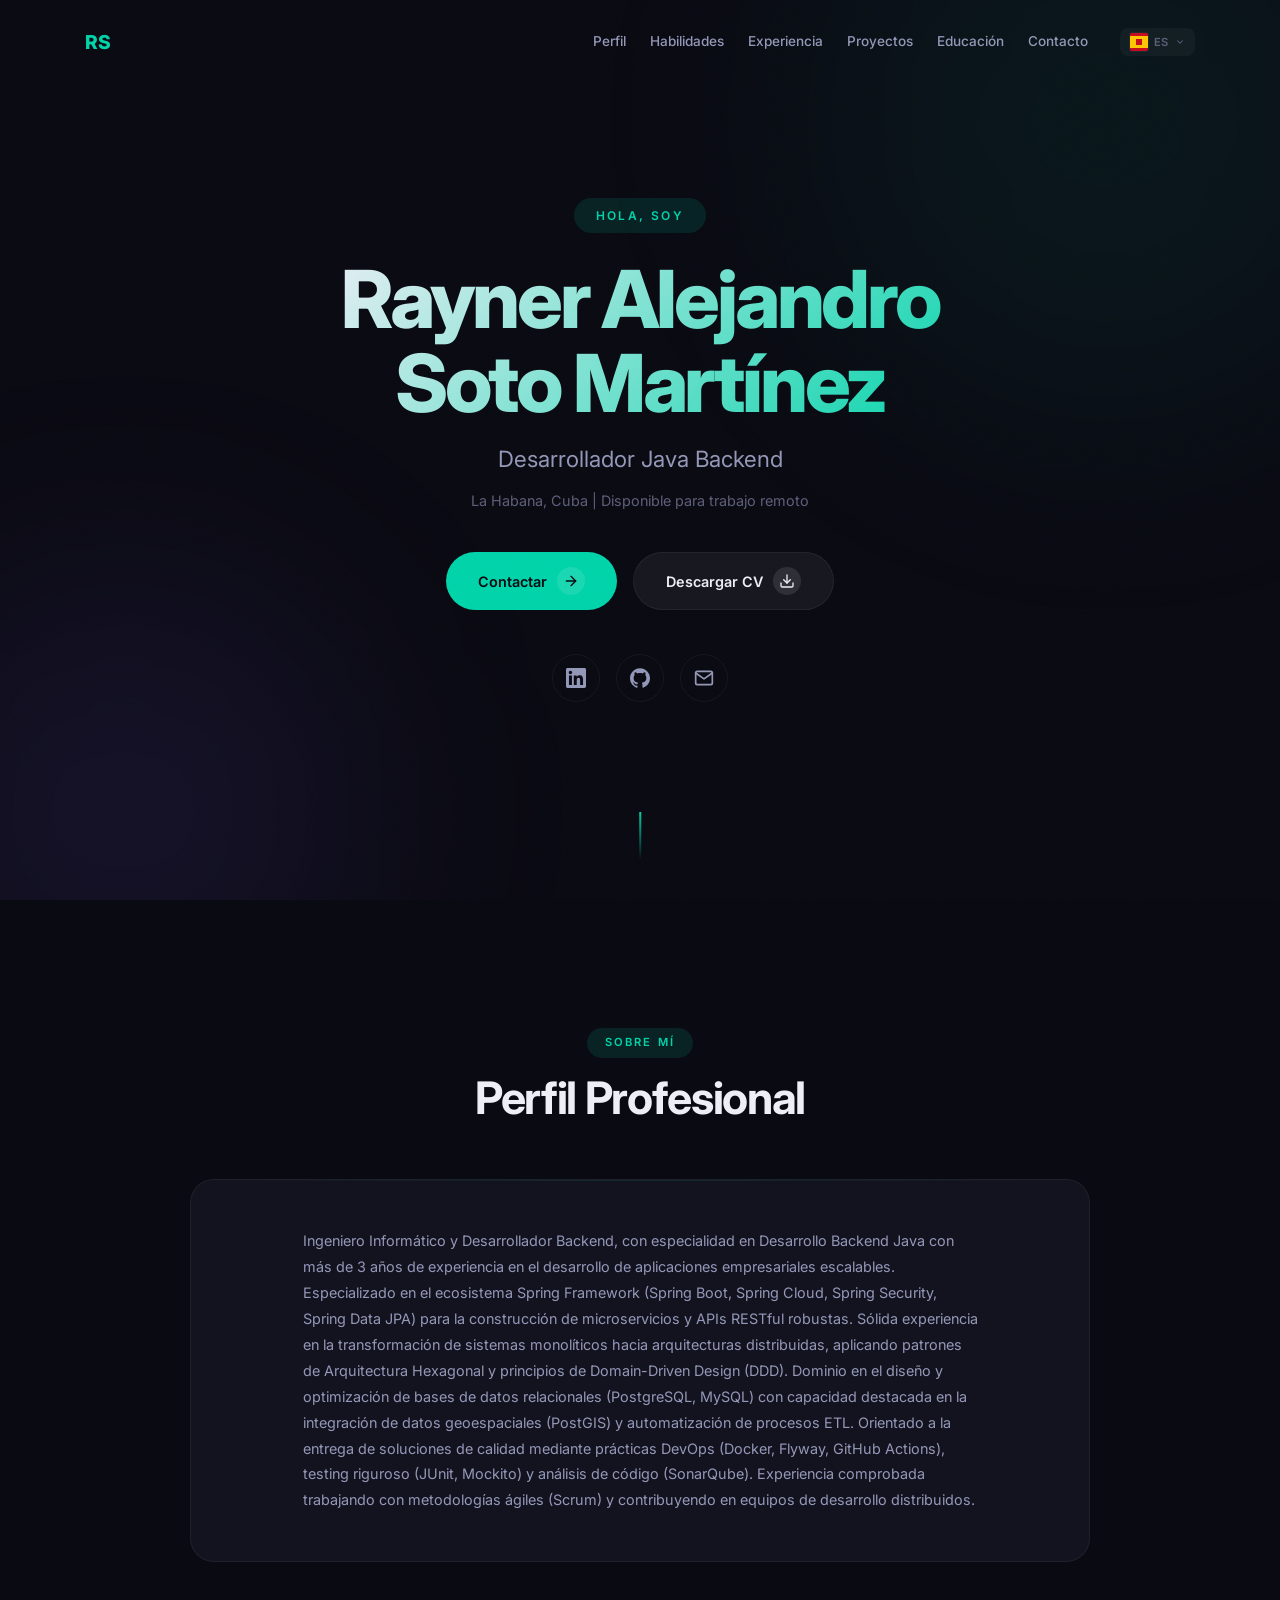
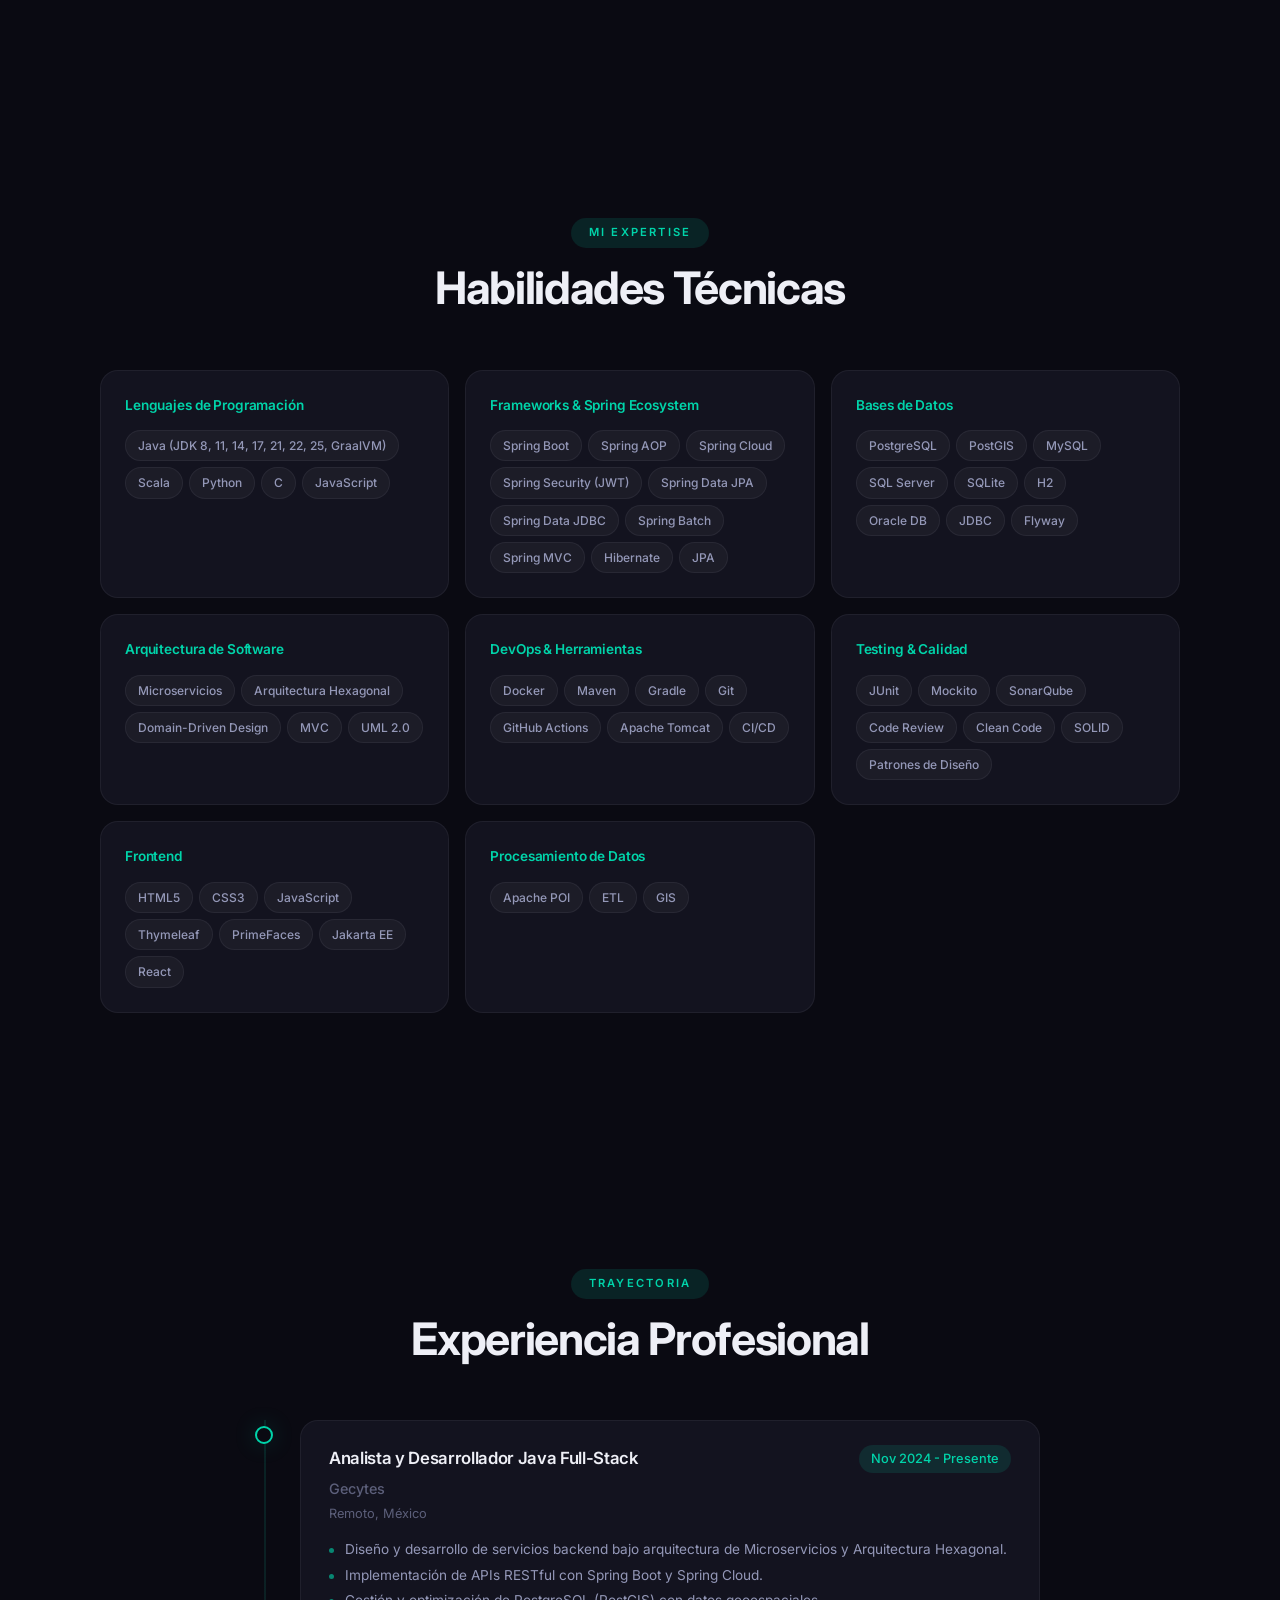
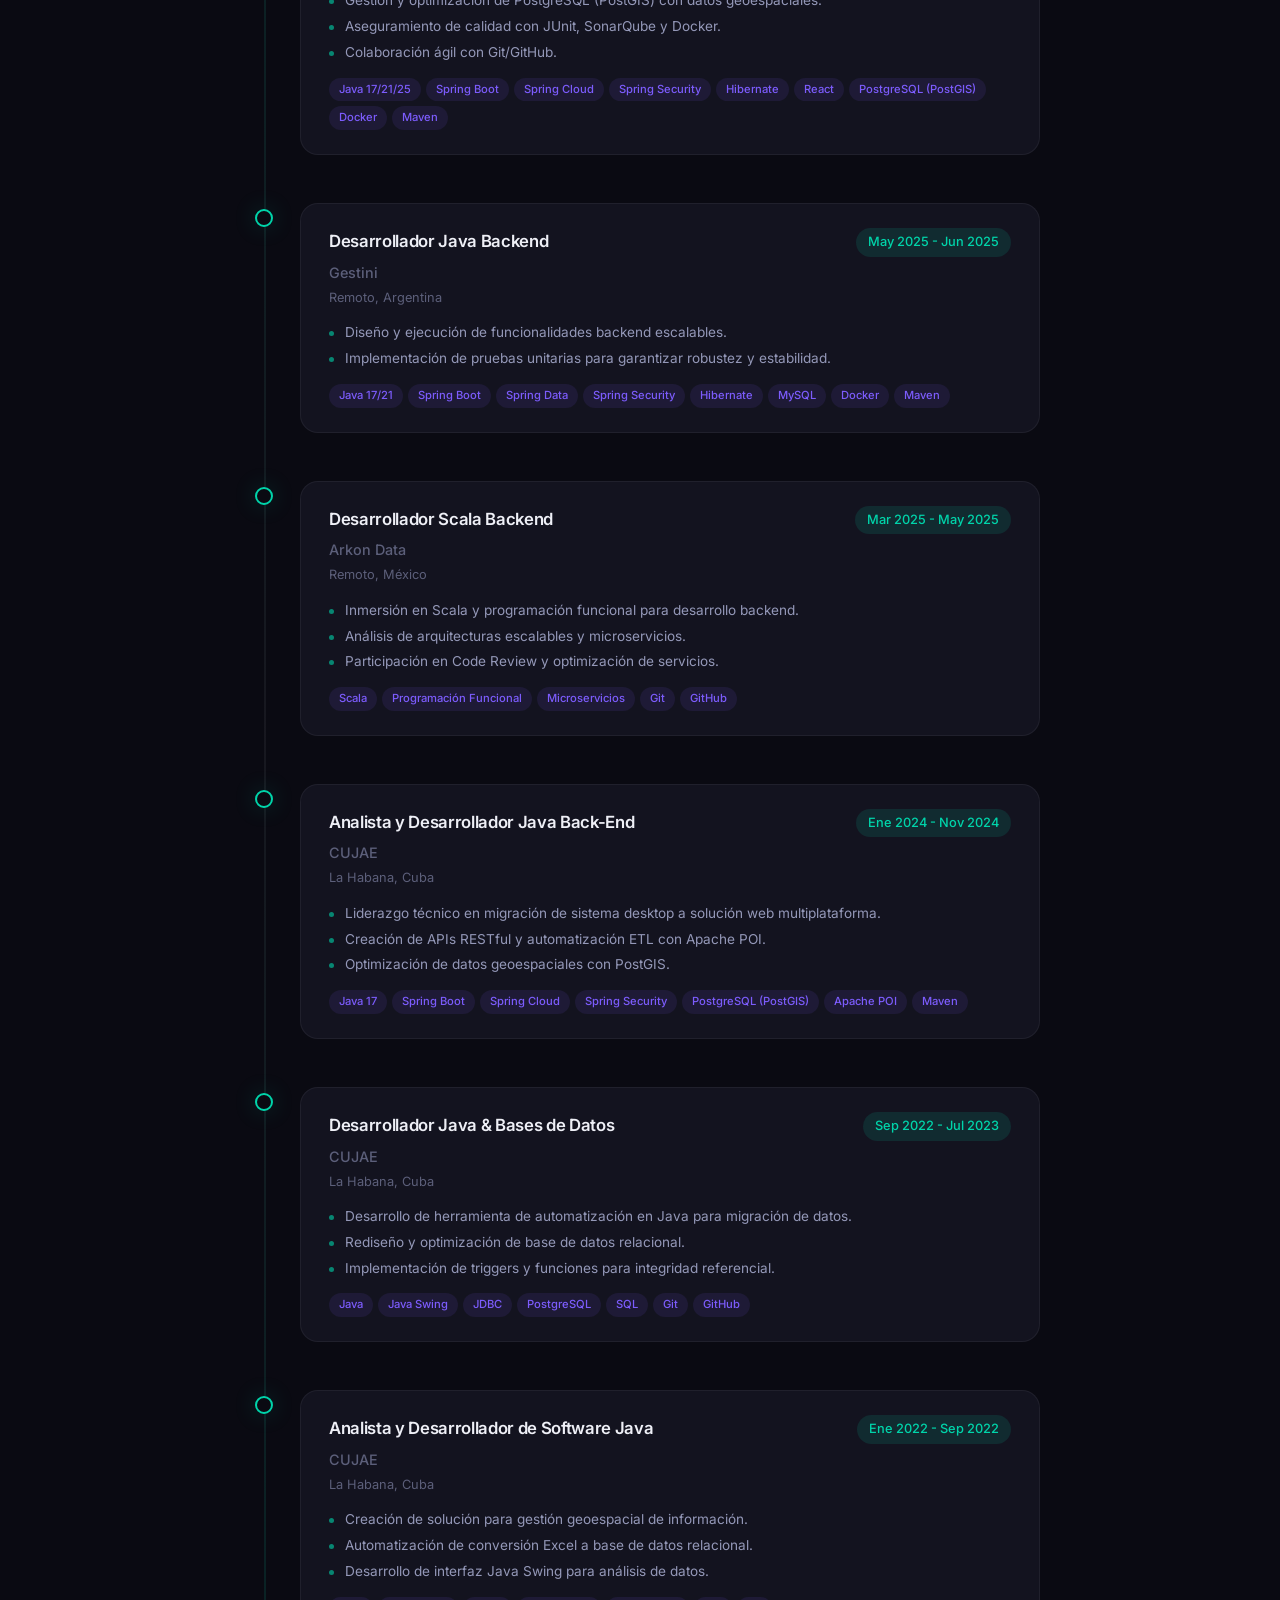
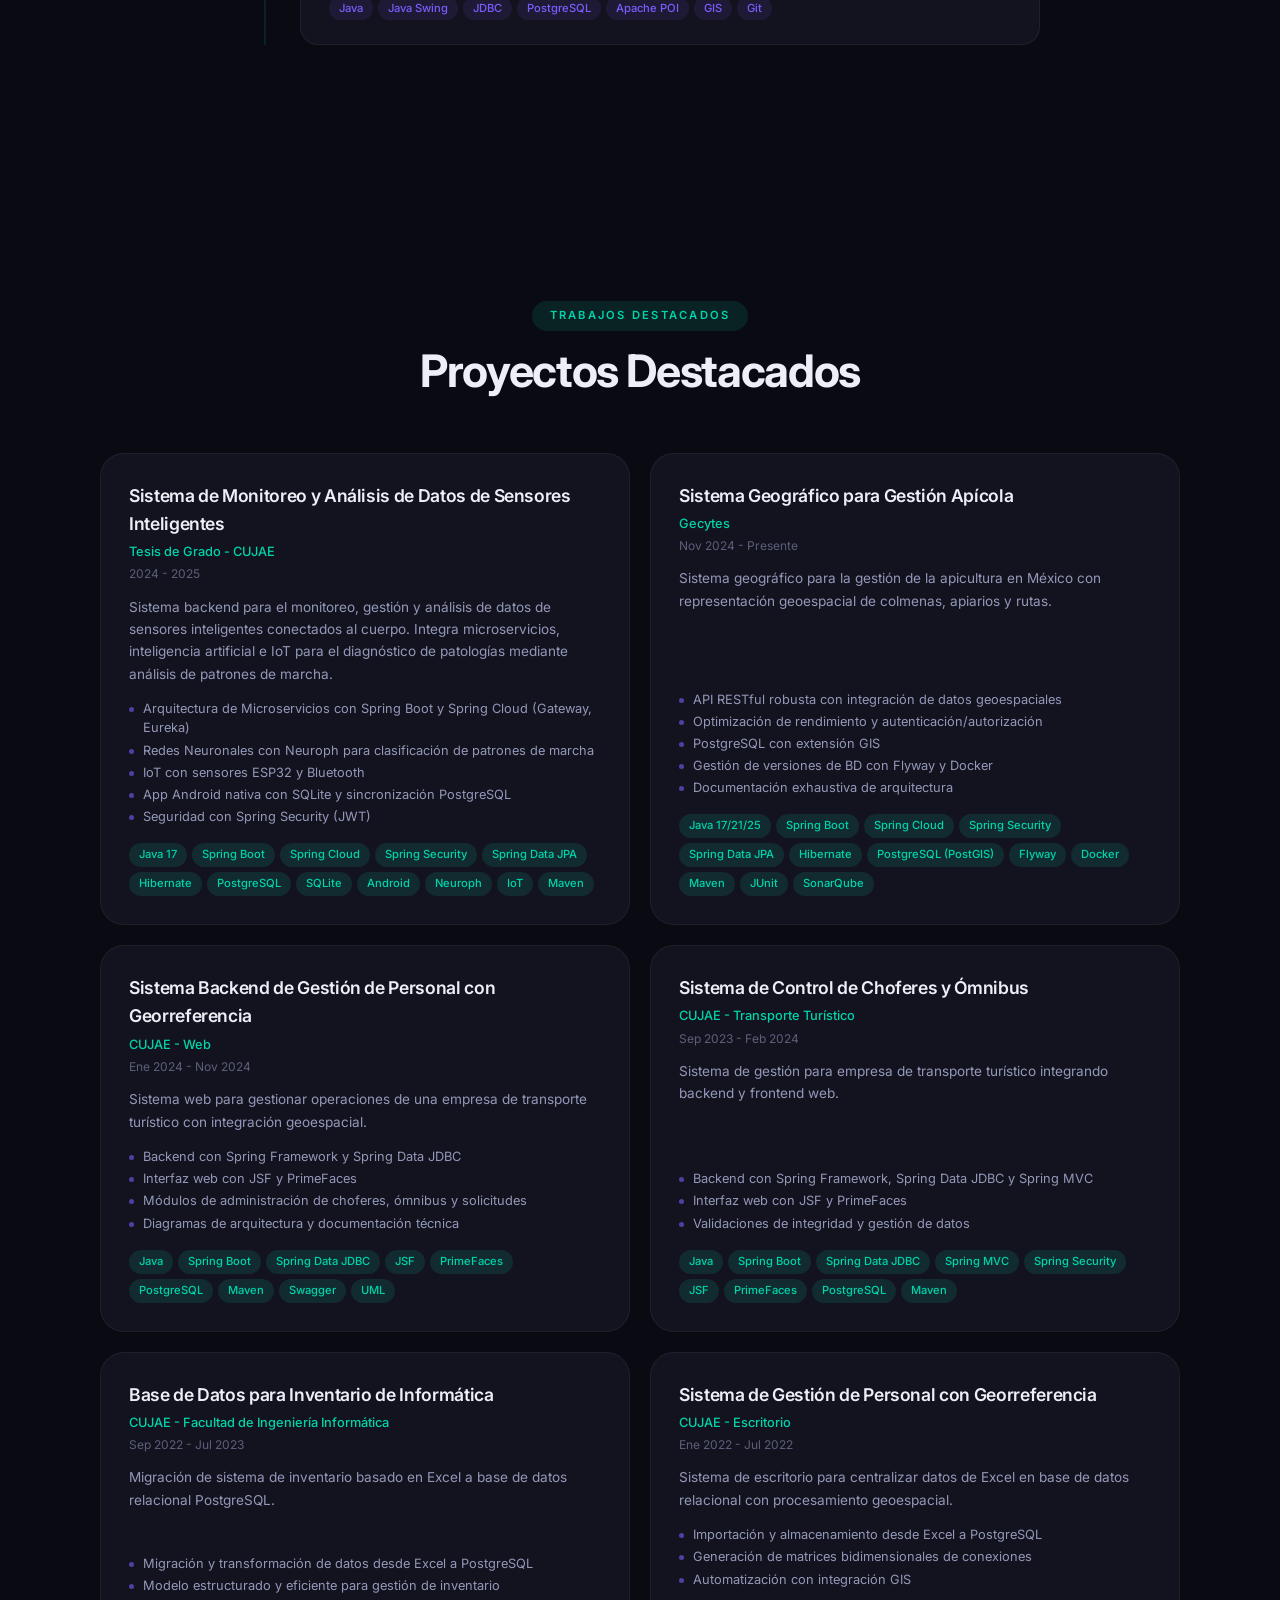
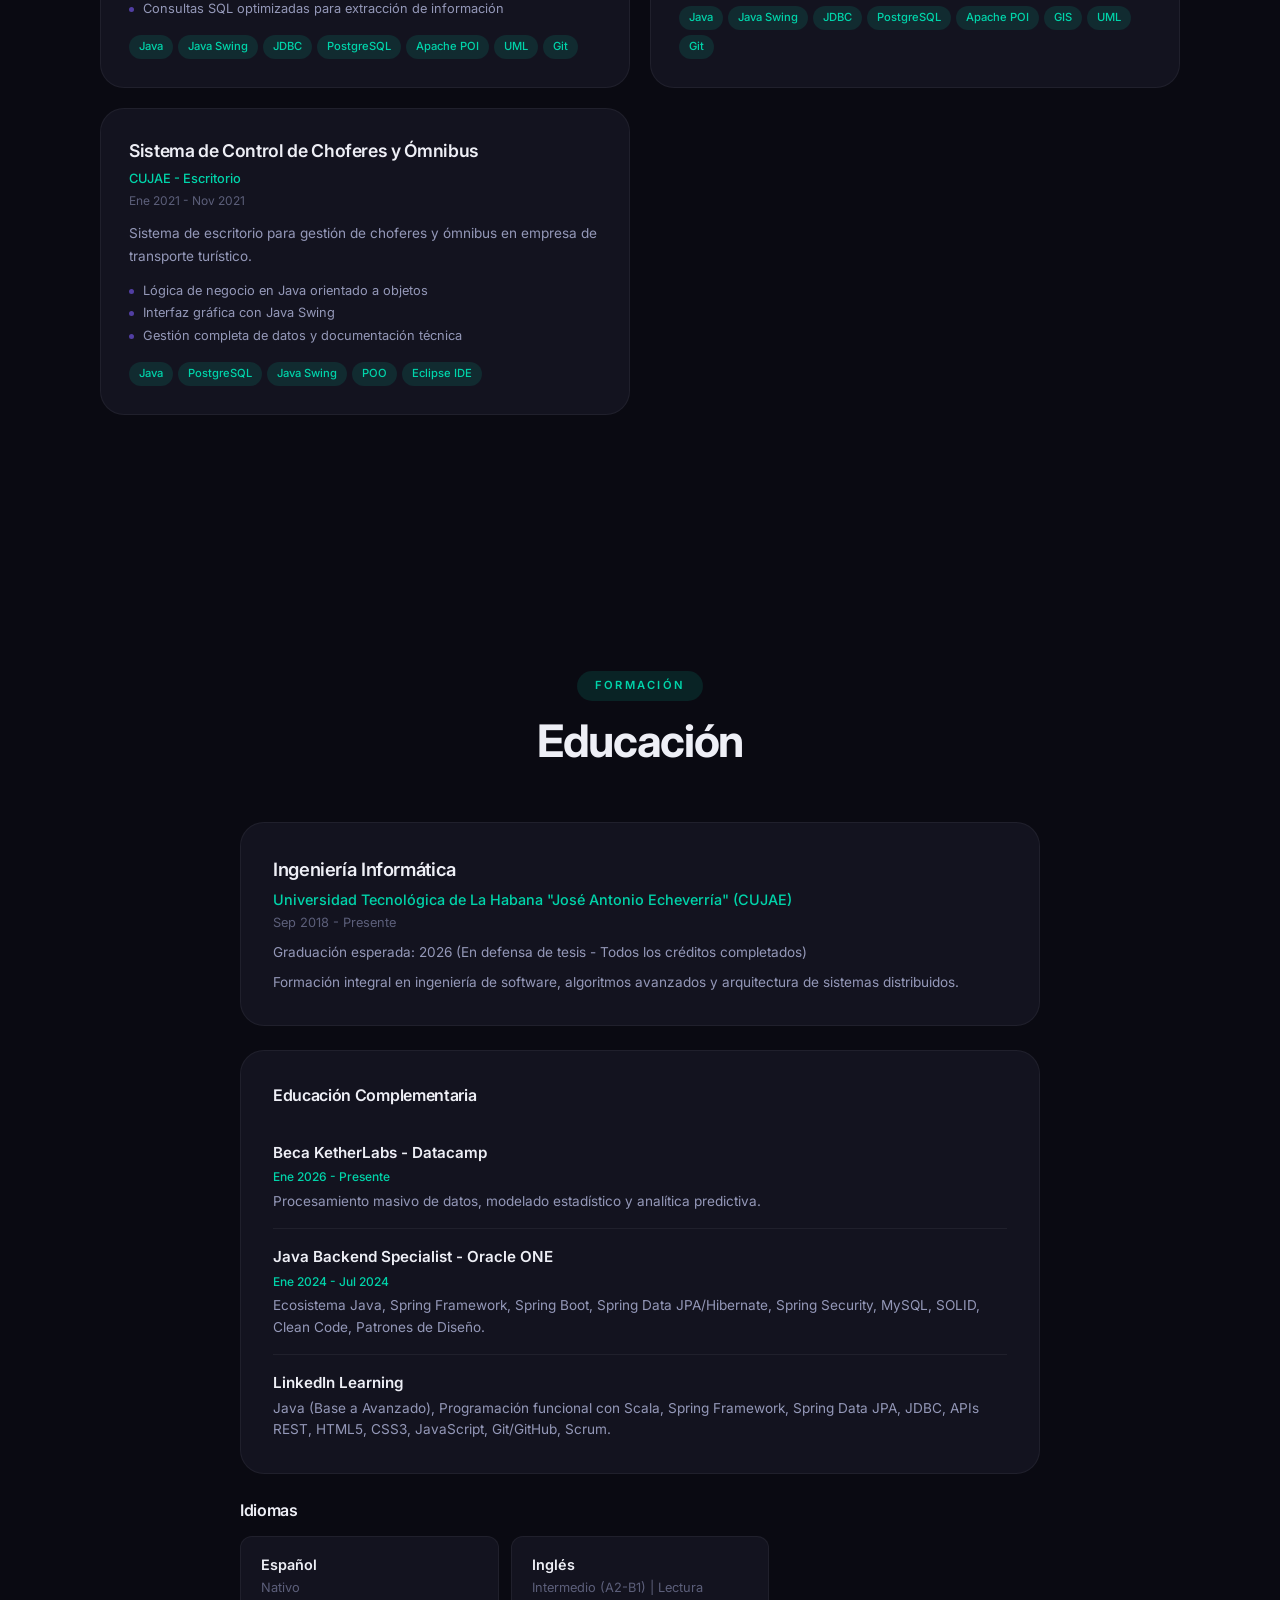
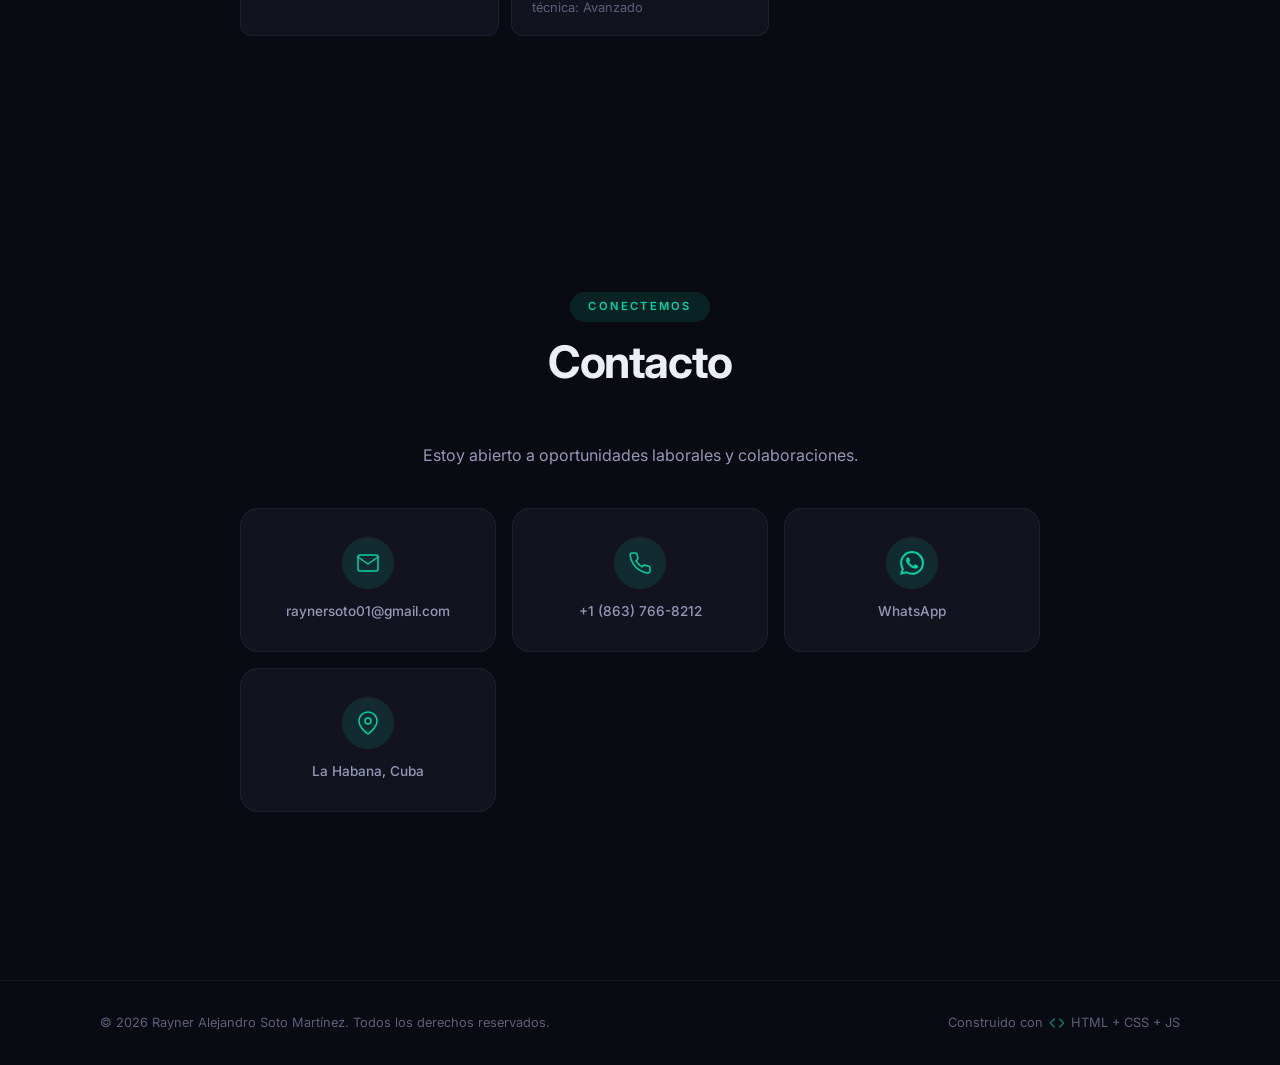
<file: index.html>
<!DOCTYPE html>
<html lang="es" data-theme="dark">
<head>
  <meta charset="UTF-8">
  <meta name="viewport" content="width=device-width, initial-scale=1.0">

  <!-- SEO Primary -->
  <title>Rayner Alejandro Soto Martínez | Java Backend Developer</title>
  <meta name="description" content="Ingeniero Informático y Desarrollador Java Backend con +3 años de experiencia en Spring Boot, microservicios, APIs RESTful y arquitecturas distribuidas. CV online profesional.">
  <meta name="keywords" content="Java, Spring Boot, Backend Developer, Microservicios, Arquitectura Hexagonal, DDD, PostgreSQL, PostGIS, Cuba">
  <meta name="author" content="Rayner Alejandro Soto Martínez">
  <meta name="robots" content="index, follow">
  <meta name="revisit-after" content="30 days">
  <link rel="canonical" href="https://cv-rayner.sandjdigital.com">

  <!-- Browser & PWA -->
  <meta name="theme-color" content="#0a0a12">
  <meta name="application-name" content="Rayner Soto - CV Online">
  <meta name="mobile-web-app-capable" content="yes">
  <meta name="apple-mobile-web-app-capable" content="yes">
  <meta name="apple-mobile-web-app-title" content="Rayner Soto - CV">
  <meta name="apple-mobile-web-app-status-bar-style" content="black-translucent">
  <meta name="msapplication-TileColor" content="#0a0a12">
  <meta name="msapplication-starturl" content="https://cv-rayner.sandjdigital.com">
  <meta name="format-detection" content="telephone=yes">
  <meta name="google-site-verification" content="YwZ--a_fFiZREMj-f3_cZCfrScG9V8U1ltFKlCt71yg" />

  <!-- Open Graph -->
  <meta property="og:type" content="profile">
  <meta property="og:title" content="Rayner Alejandro Soto Martínez | Java Backend Developer">
  <meta property="og:description" content="Desarrollador Java Backend especializado en Spring Boot, microservicios y APIs RESTful. Más de 3 años de experiencia en aplicaciones empresariales escalables.">
  <meta property="og:url" content="https://cv-rayner.sandjdigital.com">
  <meta property="og:site_name" content="Rayner Soto - CV Online">
  <meta property="og:locale" content="es_ES">
  <meta property="og:locale:alternate" content="en_US">
  <meta property="og:locale:alternate" content="fr_FR">
  <meta property="og:locale:alternate" content="de_DE">
  <meta property="og:locale:alternate" content="pt_BR">
  <meta property="og:locale:alternate" content="it_IT">
  <meta property="og:locale:alternate" content="ja_JP">
  <meta property="og:locale:alternate" content="ko_KR">
  <meta property="og:locale:alternate" content="zh_CN">
  <meta property="og:locale:alternate" content="ar_SA">
  <meta property="og:locale:alternate" content="hi_IN">
  <meta property="og:locale:alternate" content="bn_BD">
  <meta property="og:locale:alternate" content="ur_PK">
  <meta property="og:locale:alternate" content="ru_RU">
  <meta property="og:locale:alternate" content="nl_NL">
  <meta property="og:locale:alternate" content="pl_PL">
  <meta property="og:locale:alternate" content="th_TH">
  <meta property="og:locale:alternate" content="tr_TR">
  <meta property="og:locale:alternate" content="vi_VN">
  <meta property="og:locale:alternate" content="id_ID">
  <meta property="og:image" content="https://cv-rayner.sandjdigital.com/og-image.jpg">
  <meta property="og:image:width" content="1260">
  <meta property="og:image:height" content="630">
  <meta property="og:image:type" content="image/jpeg">
  <meta property="og:image:secure_url" content="https://cv-rayner.sandjdigital.com/og-image.jpg">
  <meta property="og:image:alt" content="Rayner Alejandro Soto Martínez - Java Backend Developer">
  <meta property="profile:first_name" content="Rayner Alejandro">
  <meta property="profile:last_name" content="Soto Martínez">
  <meta property="profile:username" content="RaynerSoto">

  <!-- Twitter Card -->
  <meta name="twitter:card" content="summary_large_image">
  <meta name="twitter:title" content="Rayner Alejandro Soto Martínez | Java Backend Developer">
  <meta name="twitter:description" content="Desarrollador Java Backend especializado en Spring Boot, microservicios y APIs RESTful.">
  <meta name="twitter:domain" content="cv-rayner.sandjdigital.com">
  <meta name="twitter:image" content="https://cv-rayner.sandjdigital.com/og-image.jpg">
  <meta name="twitter:image:alt" content="Rayner Alejandro Soto Martínez - Java Backend Developer">

  <!-- JSON-LD Structured Data -->
  <script type="application/ld+json">
  {
    "@context": "https://schema.org",
    "@type": "Person",
    "name": "Rayner Alejandro Soto Martínez",
    "givenName": "Rayner Alejandro",
    "familyName": "Soto Martínez",
    "alternateName": "Rayner Soto",
    "jobTitle": "Java Backend Developer",
    "description": "Ingeniero Informático y Desarrollador Backend especializado en Java Backend con +3 años de experiencia.",
    "url": "https://cv-rayner.sandjdigital.com",
    "sameAs": [
      "https://linkedin.com/in/rayner-alejandro",
      "https://github.com/RaynerSoto"
    ],
    "email": "raynersoto01@gmail.com",
    "telephone": "+18637668212",
    "address": {
      "@type": "PostalAddress",
      "addressLocality": "La Habana",
      "addressCountry": "Cuba"
    },
    "alumniOf": {
      "@type": "CollegeOrUniversity",
      "name": "Universidad Tecnológica de La Habana 'José Antonio Echeverría' (CUJAE)"
    },
    "knowsAbout": ["Java", "Spring Boot", "Microservicios", "Arquitectura Hexagonal", "Domain-Driven Design", "PostgreSQL", "PostGIS", "Docker"],
    "hasOccupation": {
      "@type": "Occupation",
      "name": "Java Backend Developer",
      "skills": "Java, Spring Boot, Spring Cloud, Microservicios, PostgreSQL"
    }
  }
  </script>

  <!-- Fonts -->
  <link rel="preconnect" href="https://fonts.googleapis.com">
  <link rel="preconnect" href="https://fonts.gstatic.com" crossorigin>
  <link href="https://fonts.googleapis.com/css2?family=Inter:wght@300;400;500;600;700;800&family=JetBrains+Mono:wght@400;500&display=swap" rel="stylesheet">

  <link rel="stylesheet" href="css/styles.css">
  <link rel="icon" type="image/svg+xml" href="data:image/svg+xml,<svg xmlns='http://www.w3.org/2000/svg' viewBox='0 0 100 100'><text y='.9em' font-size='90'>💻</text></svg>">
</head>
<body>

  <div id="noise"></div>

  <!-- NAVBAR -->
  <nav id="navbar" class="navbar" role="navigation" aria-label="Navegación principal">
    <div class="nav-inner">
      <a href="#hero" class="nav-logo" data-i18n-nav aria-label="Ir al inicio">RS</a>
      <div class="nav-right">
        <div class="nav-links">
          <a href="#profile" class="nav-link" data-i18n="nav.profile"></a>
          <a href="#skills" class="nav-link" data-i18n="nav.skills"></a>
          <a href="#experience" class="nav-link" data-i18n="nav.experience"></a>
          <a href="#projects" class="nav-link" data-i18n="nav.projects"></a>
          <a href="#education" class="nav-link" data-i18n="nav.education"></a>
          <a href="#contact" class="nav-link" data-i18n="nav.contact"></a>
        </div>
        <div class="lang-dropdown" id="langDropdown">
          <button class="lang-trigger" id="langTrigger" aria-label="Seleccionar idioma" aria-expanded="false">
            <svg class="flag-icon" width="18" height="18" viewBox="0 0 512 512" aria-hidden="true" data-flag="es"><rect width="512" height="512" fill="#c60b1e"/><rect y="85.33" width="512" height="341.33" fill="#ffc400"/><rect x="170.67" y="170.67" width="170.67" height="170.67" fill="#c60b1e"/></svg>
            <span class="lang-trigger-code" data-lang-code="es">ES</span>
            <svg class="lang-chevron" width="10" height="10" viewBox="0 0 24 24" fill="none" stroke="currentColor" stroke-width="2.5" stroke-linecap="round" stroke-linejoin="round"><polyline points="6 9 12 15 18 9"/></svg>
          </button>
          <div class="lang-panel" id="langPanel" role="listbox" aria-label="Idiomas disponibles"></div>
        </div>
      </div>
      <button class="nav-toggle" id="navToggle" aria-label="Abrir menú" aria-expanded="false">
        <span></span>
        <span></span>
      </button>
    </div>
  </nav>

  <div class="nav-overlay" id="navOverlay" role="dialog" aria-modal="true">
    <div class="nav-overlay-links">
      <a href="#profile" class="nav-overlay-link" data-i18n="nav.profile"></a>
      <a href="#skills" class="nav-overlay-link" data-i18n="nav.skills"></a>
      <a href="#experience" class="nav-overlay-link" data-i18n="nav.experience"></a>
      <a href="#projects" class="nav-overlay-link" data-i18n="nav.projects"></a>
      <a href="#education" class="nav-overlay-link" data-i18n="nav.education"></a>
      <a href="#contact" class="nav-overlay-link" data-i18n="nav.contact"></a>
    </div>
    <div class="nav-overlay-lang" id="overlayLangList"></div>
  </div>

  <main>

    <!-- HERO -->
    <section id="hero" class="section hero" aria-label="Presentación">
      <div class="hero-bg">
        <div class="hero-orbe hero-orbe-1"></div>
        <div class="hero-orbe hero-orbe-2"></div>
      </div>
      <div class="container hero-content">
        <div class="hero-badge reveal-fade" data-i18n="hero.greeting"></div>
        <h1 class="hero-name reveal-fade" data-i18n="hero.name"></h1>
        <p class="hero-title reveal-fade" data-i18n="hero.title"></p>
        <p class="hero-location reveal-fade" data-i18n="hero.location"></p>
        <div class="hero-actions reveal-fade">
          <a href="#contact" class="btn btn-primary">
            <span data-i18n="hero.contact"></span>
            <span class="btn-icon" aria-hidden="true">
              <svg width="16" height="16" viewBox="0 0 24 24" fill="none" stroke="currentColor" stroke-width="2" stroke-linecap="round" stroke-linejoin="round"><line x1="5" y1="12" x2="19" y2="12"/><polyline points="12 5 19 12 12 19"/></svg>
            </span>
          </a>
          <a href="CV_Rayner_Soto_Martinez_ES_v5.docx" target="_blank" class="btn btn-secondary" download>
            <span data-i18n="hero.download"></span>
            <span class="btn-icon" aria-hidden="true">
              <svg width="16" height="16" viewBox="0 0 24 24" fill="none" stroke="currentColor" stroke-width="2" stroke-linecap="round" stroke-linejoin="round"><path d="M21 15v4a2 2 0 0 1-2 2H5a2 2 0 0 1-2-2v-4"/><polyline points="7 10 12 15 17 10"/><line x1="12" y1="15" x2="12" y2="3"/></svg>
            </span>
          </a>
        </div>
        <div class="hero-social reveal-fade">
          <a href="https://linkedin.com/in/rayner-alejandro" target="_blank" rel="noopener" class="social-link" aria-label="LinkedIn" title="LinkedIn">
            <svg width="20" height="20" viewBox="0 0 24 24" fill="currentColor"><path d="M20.447 20.452h-3.554v-5.569c0-1.328-.027-3.037-1.852-3.037-1.853 0-2.136 1.445-2.136 2.939v5.667H9.351V9h3.414v1.561h.046c.477-.9 1.637-1.85 3.37-1.85 3.601 0 4.267 2.37 4.267 5.455v6.286zM5.337 7.433c-1.144 0-2.063-.926-2.063-2.065 0-1.138.92-2.063 2.063-2.063 1.14 0 2.064.925 2.064 2.063 0 1.139-.925 2.065-2.064 2.065zm1.782 13.019H3.555V9h3.564v11.452zM22.225 0H1.771C.792 0 0 .774 0 1.729v20.542C0 23.227.792 24 1.771 24h20.451C23.2 24 24 23.227 24 22.271V1.729C24 .774 23.2 0 22.222 0h.003z"/></svg>
          </a>
          <a href="https://github.com/RaynerSoto" target="_blank" rel="noopener" class="social-link" aria-label="GitHub" title="GitHub">
            <svg width="20" height="20" viewBox="0 0 24 24" fill="currentColor"><path d="M12 .297c-6.63 0-12 5.373-12 12 0 5.303 3.438 9.8 8.205 11.385.6.113.82-.258.82-.577 0-.285-.01-1.04-.015-2.04-3.338.724-4.042-1.61-4.042-1.61C4.422 18.07 3.633 17.7 3.633 17.7c-1.087-.744.084-.729.084-.729 1.205.084 1.838 1.236 1.838 1.236 1.07 1.835 2.809 1.305 3.495.998.108-.776.417-1.305.76-1.605-2.665-.3-5.466-1.332-5.466-5.93 0-1.31.465-2.38 1.235-3.22-.135-.303-.54-1.523.105-3.176 0 0 1.005-.322 3.3 1.23.96-.267 1.98-.399 3-.405 1.02.006 2.04.138 3 .405 2.28-1.552 3.285-1.23 3.285-1.23.645 1.653.24 2.873.12 3.176.765.84 1.23 1.91 1.23 3.22 0 4.61-2.805 5.625-5.475 5.92.42.36.81 1.096.81 2.22 0 1.606-.015 2.896-.015 3.286 0 .315.21.69.825.57C20.565 22.092 24 17.592 24 12.297c0-6.627-5.373-12-12-12"/></svg>
          </a>
          <a href="mailto:raynersoto01@gmail.com" class="social-link" aria-label="Enviar correo" title="Email">
            <svg width="20" height="20" viewBox="0 0 24 24" fill="none" stroke="currentColor" stroke-width="2" stroke-linecap="round" stroke-linejoin="round"><path d="M4 4h16c1.1 0 2 .9 2 2v12c0 1.1-.9 2-2 2H4c-1.1 0-2-.9-2-2V6c0-1.1.9-2 2-2z"/><polyline points="22,6 12,13 2,6"/></svg>
          </a>
        </div>
      </div>
      <div class="scroll-indicator" aria-hidden="true">
        <span></span>
      </div>
    </section>

    <!-- PROFILE -->
    <section id="profile" class="section profile-section" aria-label="Perfil profesional">
      <div class="container">
        <div class="section-header reveal-up">
          <span class="section-eyebrow" data-i18n="profile.eyebrow"></span>
          <h2 class="section-title" data-i18n="profile.title"></h2>
        </div>
        <div class="profile-card reveal-up">
          <p class="profile-text" data-i18n="profile.text"></p>
        </div>
      </div>
    </section>

    <!-- SKILLS -->
    <section id="skills" class="section skills-section" aria-label="Habilidades técnicas">
      <div class="container">
        <div class="section-header reveal-up">
          <span class="section-eyebrow" data-i18n="skills.eyebrow"></span>
          <h2 class="section-title" data-i18n="skills.title"></h2>
        </div>
        <div class="skills-grid" id="skillsGrid"></div>
      </div>
    </section>

    <!-- EXPERIENCE -->
    <section id="experience" class="section experience-section" aria-label="Experiencia profesional">
      <div class="container">
        <div class="section-header reveal-up">
          <span class="section-eyebrow" data-i18n="experience.eyebrow"></span>
          <h2 class="section-title" data-i18n="experience.title"></h2>
        </div>
        <div class="timeline" id="timeline"></div>
      </div>
    </section>

    <!-- PROJECTS -->
    <section id="projects" class="section projects-section" aria-label="Proyectos destacados">
      <div class="container">
        <div class="section-header reveal-up">
          <span class="section-eyebrow" data-i18n="projects.eyebrow"></span>
          <h2 class="section-title" data-i18n="projects.title"></h2>
        </div>
        <div class="projects-grid" id="projectsGrid"></div>
      </div>
    </section>

    <!-- EDUCATION -->
    <section id="education" class="section education-section" aria-label="Educación">
      <div class="container">
        <div class="section-header reveal-up">
          <span class="section-eyebrow" data-i18n="education.eyebrow"></span>
          <h2 class="section-title" data-i18n="education.title"></h2>
        </div>
        <div class="education-content" id="educationContent"></div>
      </div>
    </section>

    <!-- CONTACT -->
    <section id="contact" class="section contact-section" aria-label="Contacto">
      <div class="container">
        <div class="section-header reveal-up">
          <span class="section-eyebrow" data-i18n="contact.eyebrow"></span>
          <h2 class="section-title" data-i18n="contact.title"></h2>
        </div>
        <p class="contact-subtitle reveal-up" data-i18n="contact.subtitle"></p>
        <div class="contact-grid">
          <a href="mailto:raynersoto01@gmail.com" class="contact-card reveal-up">
            <div class="contact-card-icon" aria-hidden="true">
              <svg width="24" height="24" viewBox="0 0 24 24" fill="none" stroke="currentColor" stroke-width="1.5" stroke-linecap="round" stroke-linejoin="round"><path d="M4 4h16c1.1 0 2 .9 2 2v12c0 1.1-.9 2-2 2H4c-1.1 0-2-.9-2-2V6c0-1.1.9-2 2-2z"/><polyline points="22,6 12,13 2,6"/></svg>
            </div>
            <span class="contact-card-label">Email</span>
          </a>
          <a href="tel:+18637668212" class="contact-card reveal-up">
            <div class="contact-card-icon" aria-hidden="true">
              <svg width="24" height="24" viewBox="0 0 24 24" fill="none" stroke="currentColor" stroke-width="1.5" stroke-linecap="round" stroke-linejoin="round"><path d="M22 16.92v3a2 2 0 0 1-2.18 2 19.79 19.79 0 0 1-8.63-3.07 19.5 19.5 0 0 1-6-6 19.79 19.79 0 0 1-3.07-8.67A2 2 0 0 1 4.11 2h3a2 2 0 0 1 2 1.72 12.84 12.84 0 0 0 .7 2.81 2 2 0 0 1-.45 2.11L8.09 9.91a16 16 0 0 0 6 6l1.27-1.27a2 2 0 0 1 2.11-.45 12.84 12.84 0 0 0 2.81.7A2 2 0 0 1 22 16.92z"/></svg>
            </div>
            <span class="contact-card-label">Phone</span>
          </a>
          <a href="https://wa.me/18633976979" target="_blank" rel="noopener" class="contact-card reveal-up">
            <div class="contact-card-icon" aria-hidden="true">
              <svg width="24" height="24" viewBox="0 0 24 24" fill="currentColor"><path d="M17.472 14.382c-.297-.149-1.758-.867-2.03-.967-.273-.099-.471-.148-.67.15-.197.297-.767.966-.94 1.164-.173.199-.347.223-.644.075-.297-.15-1.255-.463-2.39-1.475-.883-.788-1.48-1.761-1.653-2.059-.173-.297-.018-.458.13-.606.134-.133.298-.347.446-.52.149-.174.198-.298.298-.497.099-.198.05-.371-.025-.52-.075-.149-.669-1.612-.916-2.207-.242-.579-.487-.5-.669-.51-.173-.008-.371-.01-.57-.01-.198 0-.52.074-.792.372-.272.297-1.04 1.016-1.04 2.479 0 1.462 1.065 2.875 1.213 3.074.149.198 2.096 3.2 5.077 4.487.709.306 1.262.489 1.694.625.712.227 1.36.195 1.871.118.571-.085 1.758-.719 2.006-1.413.248-.694.248-1.289.173-1.413-.074-.124-.272-.198-.57-.347m-5.421 7.403h-.004a9.87 9.87 0 01-5.031-1.378l-.361-.214-3.741.982.998-3.648-.235-.374a9.86 9.86 0 01-1.51-5.26c.001-5.45 4.436-9.884 9.888-9.884 2.64 0 5.122 1.03 6.988 2.898a9.825 9.825 0 012.893 6.994c-.003 5.45-4.437 9.884-9.885 9.884m8.413-18.297A11.815 11.815 0 0012.05 0C5.495 0 .16 5.335.157 11.892c0 2.096.547 4.142 1.588 5.945L.057 24l6.305-1.654a11.882 11.882 0 005.683 1.448h.005c6.554 0 11.89-5.335 11.893-11.893a11.821 11.821 0 00-3.48-8.413z"/></svg>
            </div>
            <span class="contact-card-label">WhatsApp</span>
          </a>
          <div class="contact-card reveal-up">
            <div class="contact-card-icon" aria-hidden="true">
              <svg width="24" height="24" viewBox="0 0 24 24" fill="none" stroke="currentColor" stroke-width="1.5" stroke-linecap="round" stroke-linejoin="round"><path d="M21 10c0 7-9 13-9 13s-9-6-9-13a9 9 0 0 1 18 0z"/><circle cx="12" cy="10" r="3"/></svg>
            </div>
            <span class="contact-card-label" data-i18n="contact.location"></span>
          </div>
        </div>
      </div>
    </section>

  </main>

  <!-- FOOTER -->
  <footer class="footer" role="contentinfo">
    <div class="container footer-inner">
      <p class="footer-copy" data-i18n="footer.copyright"></p>
      <p class="footer-built">
        <span data-i18n="footer.built"></span>
        <svg width="16" height="16" viewBox="0 0 24 24" fill="none" stroke="currentColor" stroke-width="2" stroke-linecap="round" stroke-linejoin="round" aria-hidden="true"><polyline points="16 18 22 12 16 6"/><polyline points="8 6 2 12 8 18"/></svg>
        <span>HTML + CSS + JS</span>
      </p>
    </div>
  </footer>

  <script src="js/lang/es.js"></script>
  <script src="js/lang/en.js"></script>
  <script src="js/lang/pt.js"></script>
  <script src="js/lang/zh.js"></script>
  <script src="js/lang/hi.js"></script>
  <script src="js/lang/ar.js"></script>
  <script src="js/lang/fr.js"></script>
  <script src="js/lang/bn.js"></script>
  <script src="js/lang/ru.js"></script>
  <script src="js/lang/ur.js"></script>
  <script src="js/lang/id.js"></script>
  <script src="js/lang/de.js"></script>
  <script src="js/lang/ja.js"></script>
  <script src="js/lang/tr.js"></script>
  <script src="js/lang/ko.js"></script>
  <script src="js/lang/vi.js"></script>
  <script src="js/lang/it.js"></script>
  <script src="js/lang/th.js"></script>
  <script src="js/lang/pl.js"></script>
  <script src="js/lang/nl.js"></script>
  <script src="js/i18n.js"></script>
  <script src="js/main.js"></script>
</body>
</html>
</file>
<file: css/styles.css>
:root {
  --bg-primary: #0a0a12;
  --bg-secondary: #0f0f1a;
  --bg-card: #13131f;
  --bg-card-hover: #18182a;
  --bg-elevated: #1c1c30;
  --text-primary: #eeeff6;
  --text-secondary: #9498b8;
  --text-muted: #5c5f7a;
  --accent: #00d4aa;
  --accent-dim: rgba(0, 212, 170, 0.12);
  --accent-glow: rgba(0, 212, 170, 0.06);
  --accent-purple: #7c5cfc;
  --accent-purple-dim: rgba(124, 92, 252, 0.1);
  --border: rgba(238, 239, 246, 0.06);
  --border-hover: rgba(238, 239, 246, 0.14);
  --radius-sm: 8px;
  --radius-md: 12px;
  --radius-lg: 18px;
  --radius-xl: 24px;
  --font-display: 'Inter', -apple-system, BlinkMacSystemFont, 'Segoe UI', sans-serif;
  --font-body: 'Inter', -apple-system, BlinkMacSystemFont, 'Segoe UI', sans-serif;
  --font-mono: 'JetBrains Mono', monospace;
  --section-py: clamp(80px, 10vw, 140px);
  --container-px: clamp(20px, 5vw, 60px);
  --ease-out: cubic-bezier(0.16, 1, 0.3, 1);
  --ease-in-out: cubic-bezier(0.65, 0, 0.35, 1);
}

*, *::before, *::after {
  margin: 0;
  padding: 0;
  box-sizing: border-box;
}

html {
  scroll-behavior: smooth;
  -webkit-font-smoothing: antialiased;
  -moz-osx-font-smoothing: grayscale;
}

body {
  font-family: var(--font-body);
  background: var(--bg-primary);
  color: var(--text-primary);
  line-height: 1.6;
  overflow-x: hidden;
}

::selection {
  background: var(--accent);
  color: var(--bg-primary);
}

#noise {
  position: fixed;
  inset: 0;
  z-index: 9999;
  pointer-events: none;
  opacity: 0.02;
  background-image: url("data:image/svg+xml,%3Csvg viewBox='0 0 256 256' xmlns='http://www.w3.org/2000/svg'%3E%3Cfilter id='n'%3E%3CfeTurbulence type='fractalNoise' baseFrequency='0.9' numOctaves='4' stitchTiles='stitch'/%3E%3C/filter%3E%3Crect width='100%25' height='100%25' filter='url(%23n)'/%3E%3C/svg%3E");
  background-repeat: repeat;
  background-size: 256px 256px;
}

a { text-decoration: none; color: inherit; }
img { max-width: 100%; display: block; }
button { border: none; background: none; cursor: pointer; font-family: inherit; }

.container {
  max-width: 1200px;
  margin: 0 auto;
  padding: 0 var(--container-px);
}

.section {
  padding: var(--section-py) 0;
  position: relative;
}

.section-header {
  text-align: center;
  margin-bottom: 56px;
}

.section-eyebrow {
  display: inline-block;
  font-family: var(--font-display);
  font-size: 0.7rem;
  font-weight: 600;
  letter-spacing: 0.2em;
  text-transform: uppercase;
  color: var(--accent);
  background: var(--accent-dim);
  padding: 6px 18px;
  border-radius: 100px;
  margin-bottom: 16px;
}

.section-title {
  font-family: var(--font-display);
  font-size: clamp(1.8rem, 4vw, 2.8rem);
  font-weight: 700;
  color: var(--text-primary);
  letter-spacing: -0.03em;
  line-height: 1.1;
}

/* ========== ANIMATIONS ========== */

.reveal-up {
  opacity: 0;
  transform: translateY(40px);
  transition: opacity 0.8s var(--ease-out), transform 0.8s var(--ease-out);
}

.reveal-up.visible {
  opacity: 1;
  transform: translateY(0);
}

.reveal-fade {
  opacity: 0;
  transform: translateY(20px);
  animation: fadeUp 1s var(--ease-out) forwards;
}

.reveal-fade:nth-child(1) { animation-delay: 0.1s; }
.reveal-fade:nth-child(2) { animation-delay: 0.3s; }
.reveal-fade:nth-child(3) { animation-delay: 0.4s; }
.reveal-fade:nth-child(4) { animation-delay: 0.5s; }
.reveal-fade:nth-child(5) { animation-delay: 0.6s; }
.reveal-fade:nth-child(6) { animation-delay: 0.7s; }
.reveal-fade:nth-child(7) { animation-delay: 0.8s; }

@keyframes fadeUp {
  from {
    opacity: 0;
    transform: translateY(20px);
  }
  to {
    opacity: 1;
    transform: translateY(0);
  }
}

/* ========== NAVBAR ========== */

.navbar {
  position: fixed;
  top: 0;
  left: 0;
  right: 0;
  z-index: 1000;
  padding: 16px var(--container-px);
  transition: padding 0.5s var(--ease-out), background 0.5s var(--ease-out);
}

.navbar.scrolled {
  padding: 8px var(--container-px);
}

.navbar.scrolled .nav-inner {
  background: rgba(10, 10, 18, 0.85);
  backdrop-filter: blur(24px);
  -webkit-backdrop-filter: blur(24px);
  border-color: var(--border-hover);
  box-shadow: 0 1px 0 var(--border);
}

.nav-inner {
  max-width: 1200px;
  margin: 0 auto;
  display: flex;
  align-items: center;
  justify-content: space-between;
  padding: 10px 24px;
  border-radius: 100px;
  background: transparent;
  border: 1px solid transparent;
  transition: all 0.5s var(--ease-out);
}

.nav-logo {
  font-family: var(--font-display);
  font-size: 1.2rem;
  font-weight: 800;
  color: var(--accent);
  letter-spacing: -0.02em;
  position: relative;
}

.nav-logo::after {
  content: '';
  position: absolute;
  bottom: -2px;
  left: 0;
  width: 100%;
  height: 2px;
  background: var(--accent);
  transform: scaleX(0);
  transform-origin: right;
  transition: transform 0.4s var(--ease-out);
}

.nav-logo:hover::after {
  transform: scaleX(1);
  transform-origin: left;
}

.nav-right {
  display: flex;
  align-items: center;
  gap: 32px;
}

.nav-links {
  display: flex;
  align-items: center;
  gap: 24px;
}

.nav-link {
  font-size: 0.85rem;
  font-weight: 500;
  color: var(--text-secondary);
  transition: color 0.3s var(--ease-out);
  position: relative;
}

.nav-link::after {
  content: '';
  position: absolute;
  bottom: -2px;
  left: 50%;
  width: 0;
  height: 1.5px;
  background: var(--accent);
  transition: width 0.3s var(--ease-out), left 0.3s var(--ease-out);
}

.nav-link:hover {
  color: var(--text-primary);
}

.nav-link:hover::after {
  width: 100%;
  left: 0;
}

.nav-toggle {
  display: none;
  width: 36px;
  height: 36px;
  align-items: center;
  justify-content: center;
  flex-direction: column;
  gap: 5px;
  position: relative;
  z-index: 1100;
}

.nav-toggle span {
  display: block;
  width: 20px;
  height: 2px;
  background: var(--text-primary);
  border-radius: 2px;
  transition: all 0.4s var(--ease-out);
}

.nav-toggle.active span:nth-child(1) {
  transform: rotate(45deg) translate(4px, 4px);
}

.nav-toggle.active span:nth-child(2) {
  transform: rotate(-45deg) translate(4px, -4px);
}

.nav-overlay {
  position: fixed;
  inset: 0;
  z-index: 1050;
  background: rgba(10, 10, 18, 0.96);
  backdrop-filter: blur(40px);
  -webkit-backdrop-filter: blur(40px);
  display: flex;
  flex-direction: column;
  align-items: center;
  justify-content: center;
  gap: 32px;
  opacity: 0;
  pointer-events: none;
  transition: opacity 0.5s var(--ease-out);
}

.nav-overlay.open {
  opacity: 1;
  pointer-events: all;
}

.nav-overlay-links {
  display: flex;
  flex-direction: column;
  align-items: center;
  gap: 24px;
}

.nav-overlay-link {
  font-family: var(--font-display);
  font-size: 2rem;
  font-weight: 600;
  color: var(--text-secondary);
  transition: color 0.3s var(--ease-out);
}

.nav-overlay-link:hover {
  color: var(--accent);
}

/* ========== LANG DROPDOWN ========== */

.lang-dropdown {
  position: relative;
  display: flex;
  align-items: center;
}

.lang-trigger {
  display: flex;
  align-items: center;
  gap: 6px;
  padding: 5px 10px;
  border-radius: var(--radius-sm, 100px);
  color: var(--text-muted);
  transition: all 0.3s var(--ease-out);
  font-family: var(--font-display);
  font-size: 0.7rem;
  font-weight: 600;
  letter-spacing: 0.05em;
  background: rgba(238, 239, 246, 0.04);
  cursor: pointer;
}

.lang-trigger:hover {
  color: var(--text-primary);
}

.lang-trigger.open {
  background: var(--accent);
  color: var(--bg-primary);
}

.lang-trigger.open .flag-icon {
  filter: saturate(1.2) brightness(0.9);
}

.lang-chevron {
  transition: transform 0.3s var(--ease-out);
  flex-shrink: 0;
}

.lang-trigger.open .lang-chevron {
  transform: rotate(180deg);
}

.flag-icon {
  border-radius: 2px;
  flex-shrink: 0;
  display: block;
  box-shadow: 0 0 0 0.5px rgba(255,255,255,0.1);
}

.lang-panel {
  position: absolute;
  top: calc(100% + 6px);
  left: 50%;
  transform: translateX(-50%) scale(0.92);
  transform-origin: top center;
  opacity: 0;
  pointer-events: none;
  background: var(--bg-card);
  border: 1px solid var(--border);
  border-radius: var(--radius-md, 8px);
  padding: 6px;
  display: grid;
  grid-template-columns: 1fr 1fr;
  gap: 2px;
  min-width: 280px;
  max-height: 380px;
  overflow-y: auto;
  box-shadow: 0 20px 60px rgba(0,0,0,0.4);
  z-index: 100;
  transition: opacity 0.2s var(--ease-out), transform 0.2s var(--ease-out);
}

.lang-panel.open {
  opacity: 1;
  pointer-events: auto;
  transform: translateX(-50%) scale(1);
}

.lang-option {
  display: flex;
  align-items: center;
  gap: 10px;
  padding: 8px 12px;
  border-radius: 6px;
  color: var(--text-muted);
  transition: all 0.2s var(--ease-out);
  font-size: 0.8rem;
  font-weight: 500;
  letter-spacing: normal;
  cursor: pointer;
  text-align: left;
}

.lang-option:hover {
  background: var(--bg-elevated, rgba(238, 239, 246, 0.06));
  color: var(--text-primary);
}

.lang-option.active {
  background: var(--accent-dim, rgba(99, 102, 241, 0.12));
  color: var(--accent);
}

.lang-option-name {
  white-space: nowrap;
}

/* Overlay language list */

.nav-overlay-lang {
  display: flex;
  flex-wrap: wrap;
  gap: 6px;
  justify-content: center;
  padding: 16px;
  max-height: 40vh;
  overflow-y: auto;
}

.nav-overlay-lang .overlay-btn {
  display: flex;
  align-items: center;
  gap: 8px;
  padding: 8px 14px;
  border-radius: var(--radius-md);
  font-size: 0.85rem;
  font-weight: 500;
  letter-spacing: normal;
  border: 1px solid var(--border);
  background: var(--bg-card);
  cursor: pointer;
  color: var(--text-muted);
  transition: all 0.2s var(--ease-out);
}

.nav-overlay-lang .overlay-btn:hover {
  color: var(--text-primary);
}

.nav-overlay-lang .overlay-btn.active {
  background: var(--accent-dim);
  border-color: var(--accent);
  color: var(--accent);
}

.flag-icon-lg {
  border-radius: 3px;
}

/* ========== HERO ========== */

.hero {
  min-height: 100dvh;
  display: flex;
  align-items: center;
  position: relative;
  overflow: hidden;
  padding: 0;
}

.hero-bg {
  position: absolute;
  inset: 0;
  overflow: hidden;
  pointer-events: none;
}

.hero-orbe {
  position: absolute;
  border-radius: 50%;
  filter: blur(120px);
  animation: orbeFloat 10s ease-in-out infinite alternate;
}

.hero-orbe-1 {
  width: 600px;
  height: 600px;
  background: var(--accent-glow);
  top: -20%;
  right: -10%;
}

.hero-orbe-2 {
  width: 450px;
  height: 450px;
  background: var(--accent-purple-dim);
  bottom: -15%;
  left: -8%;
  animation-delay: -5s;
}

@keyframes orbeFloat {
  0% { transform: translate(0, 0) scale(1); }
  100% { transform: translate(30px, -30px) scale(1.1); }
}

.hero-content {
  position: relative;
  z-index: 2;
  text-align: center;
  max-width: 800px;
  margin: 0 auto;
}

.hero-badge {
  display: inline-block;
  font-family: var(--font-display);
  font-size: 0.75rem;
  font-weight: 600;
  letter-spacing: 0.2em;
  text-transform: uppercase;
  color: var(--accent);
  background: var(--accent-dim);
  padding: 8px 22px;
  border-radius: 100px;
  margin-bottom: 24px;
}

.hero-name {
  font-family: var(--font-display);
  font-size: clamp(2.5rem, 7vw, 5rem);
  font-weight: 800;
  letter-spacing: -0.04em;
  line-height: 1.05;
  margin-bottom: 16px;
  background: linear-gradient(135deg, var(--text-primary) 0%, var(--accent) 100%);
  -webkit-background-clip: text;
  -webkit-text-fill-color: transparent;
  background-clip: text;
}

.hero-title {
  font-family: var(--font-display);
  font-size: clamp(1.1rem, 2.5vw, 1.4rem);
  font-weight: 400;
  color: var(--text-secondary);
  margin-bottom: 12px;
}

.hero-location {
  font-size: 0.9rem;
  color: var(--text-muted);
  margin-bottom: 40px;
}

.hero-actions {
  display: flex;
  gap: 16px;
  justify-content: center;
  flex-wrap: wrap;
  margin-bottom: 44px;
}

.btn {
  display: inline-flex;
  align-items: center;
  gap: 10px;
  padding: 14px 32px;
  border-radius: 100px;
  font-family: var(--font-display);
  font-size: 0.9rem;
  font-weight: 600;
  transition: all 0.4s var(--ease-out);
  position: relative;
  overflow: hidden;
}

.btn-icon {
  display: flex;
  align-items: center;
  justify-content: center;
  width: 28px;
  height: 28px;
  border-radius: 50%;
  background: rgba(255, 255, 255, 0.1);
  transition: all 0.4s var(--ease-out);
}

.btn-primary {
  background: var(--accent);
  color: var(--bg-primary);
}

.btn-primary:hover {
  transform: translateY(-3px);
  box-shadow: 0 12px 40px rgba(0, 212, 170, 0.35);
}

.btn-primary:hover .btn-icon {
  transform: translate(3px, -2px) scale(1.05);
}

.btn-primary:active {
  transform: scale(0.97);
}

.btn-secondary {
  background: rgba(238, 239, 246, 0.06);
  border: 1px solid var(--border);
  color: var(--text-primary);
}

.btn-secondary:hover {
  background: rgba(238, 239, 246, 0.1);
  border-color: var(--border-hover);
  transform: translateY(-3px);
}

.btn-secondary:hover .btn-icon {
  transform: translate(0, 2px) scale(1.05);
}

.hero-social {
  display: flex;
  gap: 16px;
  justify-content: center;
}

.social-link {
  display: flex;
  align-items: center;
  justify-content: center;
  width: 48px;
  height: 48px;
  border-radius: 50%;
  color: var(--text-secondary);
  border: 1px solid var(--border);
  transition: all 0.35s var(--ease-out);
}

.social-link:hover {
  color: var(--accent);
  border-color: var(--accent);
  background: var(--accent-dim);
  transform: translateY(-4px);
  box-shadow: 0 8px 24px rgba(0, 212, 170, 0.15);
}

.scroll-indicator {
  position: absolute;
  bottom: 40px;
  left: 50%;
  transform: translateX(-50%);
  z-index: 2;
}

.scroll-indicator span {
  display: block;
  width: 1.5px;
  height: 48px;
  background: linear-gradient(to bottom, var(--accent), transparent);
  animation: scrollPulse 2.5s ease-in-out infinite;
}

@keyframes scrollPulse {
  0%, 100% { opacity: 0.2; transform: scaleY(0.5); }
  50% { opacity: 1; transform: scaleY(1); }
}

/* ========== PROFILE ========== */

.profile-card {
  background: var(--bg-card);
  border: 1px solid var(--border);
  border-radius: var(--radius-xl);
  padding: clamp(32px, 4vw, 48px);
  max-width: 900px;
  margin: 0 auto;
  position: relative;
  overflow: hidden;
  transition: all 0.4s var(--ease-out);
}

.profile-card::before {
  content: '';
  position: absolute;
  top: 0;
  left: 0;
  right: 0;
  height: 1px;
  background: linear-gradient(90deg, transparent, var(--accent-dim), transparent);
}

.profile-card:hover {
  border-color: var(--border-hover);
  box-shadow: 0 4px 40px rgba(0, 0, 0, 0.3);
}

.profile-text {
  font-size: clamp(0.9rem, 1.1vw, 1.05rem);
  line-height: 1.8;
  color: var(--text-secondary);
  max-width: 75ch;
  text-align: left;
  margin: 0 auto;
}

/* ========== SKILLS ========== */

.skills-grid {
  display: grid;
  grid-template-columns: repeat(auto-fill, minmax(280px, 1fr));
  gap: 16px;
}

.skill-card {
  background: var(--bg-card);
  border: 1px solid var(--border);
  border-radius: var(--radius-lg);
  padding: 24px;
  transition: all 0.4s var(--ease-out);
}

.skill-card:hover {
  border-color: var(--border-hover);
  background: var(--bg-card-hover);
  transform: translateY(-4px);
  box-shadow: 0 8px 32px rgba(0, 0, 0, 0.25);
}

.skill-card-title {
  font-family: var(--font-display);
  font-size: 0.85rem;
  font-weight: 600;
  color: var(--accent);
  margin-bottom: 14px;
  letter-spacing: -0.01em;
}

.skill-card-items {
  display: flex;
  flex-wrap: wrap;
  gap: 6px;
}

.skill-tag {
  font-size: 0.75rem;
  font-weight: 500;
  color: var(--text-secondary);
  background: rgba(238, 239, 246, 0.04);
  padding: 5px 12px;
  border-radius: 100px;
  border: 1px solid var(--border);
  transition: all 0.3s var(--ease-out);
}

.skill-tag:hover {
  color: var(--accent);
  border-color: var(--accent-dim);
  background: var(--accent-dim);
}

/* ========== TIMELINE ========== */

.timeline {
  position: relative;
  max-width: 800px;
  margin: 0 auto;
}

.timeline::before {
  content: '';
  position: absolute;
  top: 0;
  left: 24px;
  width: 1.5px;
  height: 100%;
  background: linear-gradient(to bottom, var(--accent-dim), var(--border), var(--accent-dim));
}

.timeline-item {
  position: relative;
  padding-left: 60px;
  padding-bottom: 48px;
}

.timeline-item:last-child {
  padding-bottom: 0;
}

.timeline-dot {
  position: absolute;
  left: 15px;
  top: 6px;
  width: 18px;
  height: 18px;
  border-radius: 50%;
  background: var(--bg-primary);
  border: 2.5px solid var(--accent);
  z-index: 2;
  box-shadow: 0 0 24px rgba(0, 212, 170, 0.2);
  transition: box-shadow 0.4s var(--ease-out);
}

.timeline-item:hover .timeline-dot {
  box-shadow: 0 0 32px rgba(0, 212, 170, 0.35);
}

.timeline-card {
  background: var(--bg-card);
  border: 1px solid var(--border);
  border-radius: var(--radius-lg);
  padding: 24px 28px;
  transition: all 0.4s var(--ease-out);
}

.timeline-card:hover {
  border-color: var(--border-hover);
  background: var(--bg-card-hover);
  box-shadow: 0 4px 32px rgba(0, 0, 0, 0.25);
}

.timeline-card-header {
  display: flex;
  align-items: flex-start;
  justify-content: space-between;
  flex-wrap: wrap;
  gap: 8px;
  margin-bottom: 4px;
}

.timeline-card-title {
  font-family: var(--font-display);
  font-size: 1.05rem;
  font-weight: 600;
  color: var(--text-primary);
  letter-spacing: -0.02em;
}

.timeline-card-period {
  font-family: var(--font-display);
  font-size: 0.8rem;
  font-weight: 500;
  color: var(--accent);
  white-space: nowrap;
  padding: 4px 12px;
  background: var(--accent-dim);
  border-radius: 100px;
}

.timeline-card-company {
  font-size: 0.9rem;
  font-weight: 500;
  color: var(--text-muted);
  margin-bottom: 4px;
}

.timeline-card-location {
  font-size: 0.8rem;
  color: var(--text-muted);
  margin-bottom: 14px;
}

.timeline-card-details {
  list-style: none;
  margin-bottom: 14px;
}

.timeline-card-details li {
  font-size: 0.85rem;
  color: var(--text-secondary);
  line-height: 1.6;
  padding-left: 16px;
  position: relative;
  margin-bottom: 4px;
}

.timeline-card-details li::before {
  content: '';
  position: absolute;
  left: 0;
  top: 9px;
  width: 5px;
  height: 5px;
  border-radius: 50%;
  background: var(--accent);
  opacity: 0.6;
}

.timeline-card-stack {
  display: flex;
  flex-wrap: wrap;
  gap: 5px;
}

.timeline-card-stack span {
  font-size: 0.7rem;
  font-weight: 500;
  color: var(--accent-purple);
  background: var(--accent-purple-dim);
  padding: 3px 10px;
  border-radius: 100px;
}

/* ========== PROJECTS ========== */

.projects-grid {
  display: grid;
  grid-template-columns: repeat(auto-fill, minmax(360px, 1fr));
  gap: 20px;
}

.project-card {
  background: var(--bg-card);
  border: 1px solid var(--border);
  border-radius: var(--radius-xl);
  padding: 28px;
  transition: all 0.4s var(--ease-out);
  display: flex;
  flex-direction: column;
}

.project-card:hover {
  border-color: var(--border-hover);
  background: var(--bg-card-hover);
  transform: translateY(-6px);
  box-shadow: 0 12px 40px rgba(0, 0, 0, 0.3);
}

.project-card-title {
  font-family: var(--font-display);
  font-size: 1.1rem;
  font-weight: 600;
  color: var(--text-primary);
  letter-spacing: -0.02em;
  margin-bottom: 4px;
}

.project-card-subtitle {
  font-size: 0.8rem;
  color: var(--accent);
  font-weight: 500;
  margin-bottom: 2px;
}

.project-card-period {
  font-size: 0.75rem;
  color: var(--text-muted);
  margin-bottom: 12px;
}

.project-card-desc {
  font-size: 0.85rem;
  color: var(--text-secondary);
  line-height: 1.65;
  margin-bottom: 14px;
  flex: 1;
}

.project-card-highlights {
  list-style: none;
  margin-bottom: 14px;
}

.project-card-highlights li {
  font-size: 0.8rem;
  color: var(--text-secondary);
  padding-left: 14px;
  position: relative;
  margin-bottom: 3px;
  line-height: 1.5;
}

.project-card-highlights li::before {
  content: '';
  position: absolute;
  left: 0;
  top: 8px;
  width: 5px;
  height: 5px;
  border-radius: 50%;
  background: var(--accent-purple);
  opacity: 0.6;
}

.project-card-stack {
  display: flex;
  flex-wrap: wrap;
  gap: 5px;
}

.project-card-stack span {
  font-size: 0.7rem;
  font-weight: 500;
  color: var(--accent);
  background: var(--accent-dim);
  padding: 3px 10px;
  border-radius: 100px;
}

/* ========== EDUCATION ========== */

.education-content {
  max-width: 800px;
  margin: 0 auto;
}

.education-card {
  background: var(--bg-card);
  border: 1px solid var(--border);
  border-radius: var(--radius-xl);
  padding: 32px;
  margin-bottom: 24px;
  transition: all 0.4s var(--ease-out);
}

.education-card:hover {
  border-color: var(--border-hover);
  box-shadow: 0 4px 32px rgba(0, 0, 0, 0.25);
}

.education-card-title {
  font-family: var(--font-display);
  font-size: 1.15rem;
  font-weight: 600;
  color: var(--text-primary);
  letter-spacing: -0.02em;
  margin-bottom: 4px;
}

.education-card-institution {
  font-size: 0.9rem;
  color: var(--accent);
  font-weight: 500;
  margin-bottom: 2px;
}

.education-card-period {
  font-size: 0.8rem;
  color: var(--text-muted);
  margin-bottom: 8px;
}

.education-card-detail {
  font-size: 0.85rem;
  color: var(--text-secondary);
  line-height: 1.6;
}

.complementary-title {
  font-family: var(--font-display);
  font-size: 1rem;
  font-weight: 600;
  color: var(--text-primary);
  letter-spacing: -0.02em;
  margin-bottom: 16px;
}

.complementary-list {
  list-style: none;
}

.complementary-list li {
  padding: 16px 0;
  border-bottom: 1px solid var(--border);
}

.complementary-list li:last-child {
  border-bottom: none;
}

.complementary-list li:last-child {
  padding-bottom: 0;
}

.comp-item-name {
  font-size: 0.95rem;
  font-weight: 600;
  color: var(--text-primary);
  margin-bottom: 2px;
}

.comp-item-period {
  font-size: 0.75rem;
  color: var(--accent);
  font-weight: 500;
  margin-bottom: 4px;
}

.comp-item-detail {
  font-size: 0.85rem;
  color: var(--text-secondary);
  line-height: 1.6;
}

.languages-section {
  margin-top: 24px;
}

.languages-section-title {
  font-family: var(--font-display);
  font-size: 1rem;
  font-weight: 600;
  color: var(--text-primary);
  letter-spacing: -0.02em;
  margin-bottom: 12px;
}

.languages-grid {
  display: grid;
  grid-template-columns: repeat(auto-fill, minmax(200px, 1fr));
  gap: 12px;
}

.language-item {
  background: var(--bg-card);
  border: 1px solid var(--border);
  border-radius: var(--radius-md);
  padding: 16px 20px;
  transition: all 0.3s var(--ease-out);
}

.language-item:hover {
  border-color: var(--border-hover);
}

.language-name {
  font-size: 0.9rem;
  font-weight: 600;
  color: var(--text-primary);
  margin-bottom: 2px;
}

.language-level {
  font-size: 0.8rem;
  color: var(--text-muted);
}

/* ========== CONTACT ========== */

.contact-subtitle {
  text-align: center;
  font-size: 1rem;
  color: var(--text-secondary);
  margin-bottom: 40px;
}

.contact-grid {
  display: grid;
  grid-template-columns: repeat(auto-fill, minmax(220px, 1fr));
  gap: 16px;
  max-width: 800px;
  margin: 0 auto;
}

.contact-card {
  display: flex;
  flex-direction: column;
  align-items: center;
  gap: 12px;
  padding: 28px 20px;
  background: var(--bg-card);
  border: 1px solid var(--border);
  border-radius: var(--radius-lg);
  text-align: center;
  transition: all 0.4s var(--ease-out);
}

.contact-card:hover {
  border-color: var(--accent);
  background: var(--bg-card-hover);
  transform: translateY(-6px);
  box-shadow: 0 12px 36px rgba(0, 0, 0, 0.3);
}

.contact-card-icon {
  width: 52px;
  height: 52px;
  display: flex;
  align-items: center;
  justify-content: center;
  border-radius: 50%;
  background: var(--accent-dim);
  color: var(--accent);
  transition: all 0.4s var(--ease-out);
}

.contact-card:hover .contact-card-icon {
  background: var(--accent);
  color: var(--bg-primary);
  transform: scale(1.1);
}

.contact-card-label {
  font-size: 0.85rem;
  font-weight: 500;
  color: var(--text-secondary);
  word-break: break-all;
}

/* ========== FOOTER ========== */

.footer {
  padding: 32px 0;
  border-top: 1px solid var(--border);
  margin-top: 40px;
}

.footer-inner {
  display: flex;
  align-items: center;
  justify-content: space-between;
  gap: 16px;
  flex-wrap: wrap;
}

.footer-copy {
  font-size: 0.8rem;
  color: var(--text-muted);
}

.footer-built {
  display: flex;
  align-items: center;
  gap: 6px;
  font-size: 0.8rem;
  color: var(--text-muted);
}

.footer-built svg {
  color: var(--accent);
  opacity: 0.6;
}

/* ========== RESPONSIVE ========== */

@media (max-width: 768px) {
  .nav-links, .nav-right .lang-dropdown {
    display: none;
  }
  .nav-toggle {
    display: flex;
  }
  .nav-inner {
    padding: 8px 16px;
  }
  .hero-name {
    font-size: clamp(2rem, 10vw, 2.8rem);
  }
  .hero-actions {
    flex-direction: column;
    align-items: center;
  }
  .btn {
    width: 100%;
    max-width: 280px;
    justify-content: center;
  }
  .timeline::before {
    left: 16px;
  }
  .timeline-item {
    padding-left: 44px;
  }
  .timeline-dot {
    left: 7px;
    width: 16px;
    height: 16px;
  }
  .timeline-card {
    padding: 18px;
  }
  .projects-grid {
    grid-template-columns: 1fr;
  }
  .skills-grid {
    grid-template-columns: 1fr 1fr;
  }
  .contact-grid {
    grid-template-columns: 1fr 1fr;
  }
  .languages-grid {
    grid-template-columns: 1fr 1fr;
  }
  .hero-social .social-link {
    width: 44px;
    height: 44px;
  }
}

@media (max-width: 480px) {
  .skills-grid {
    grid-template-columns: 1fr;
  }
  .contact-grid {
    grid-template-columns: 1fr;
  }
  .languages-grid {
    grid-template-columns: 1fr;
  }
  .section-header {
    margin-bottom: 32px;
  }
}

@media (min-width: 769px) {
  .nav-overlay {
    display: none !important;
  }
}
</file>
